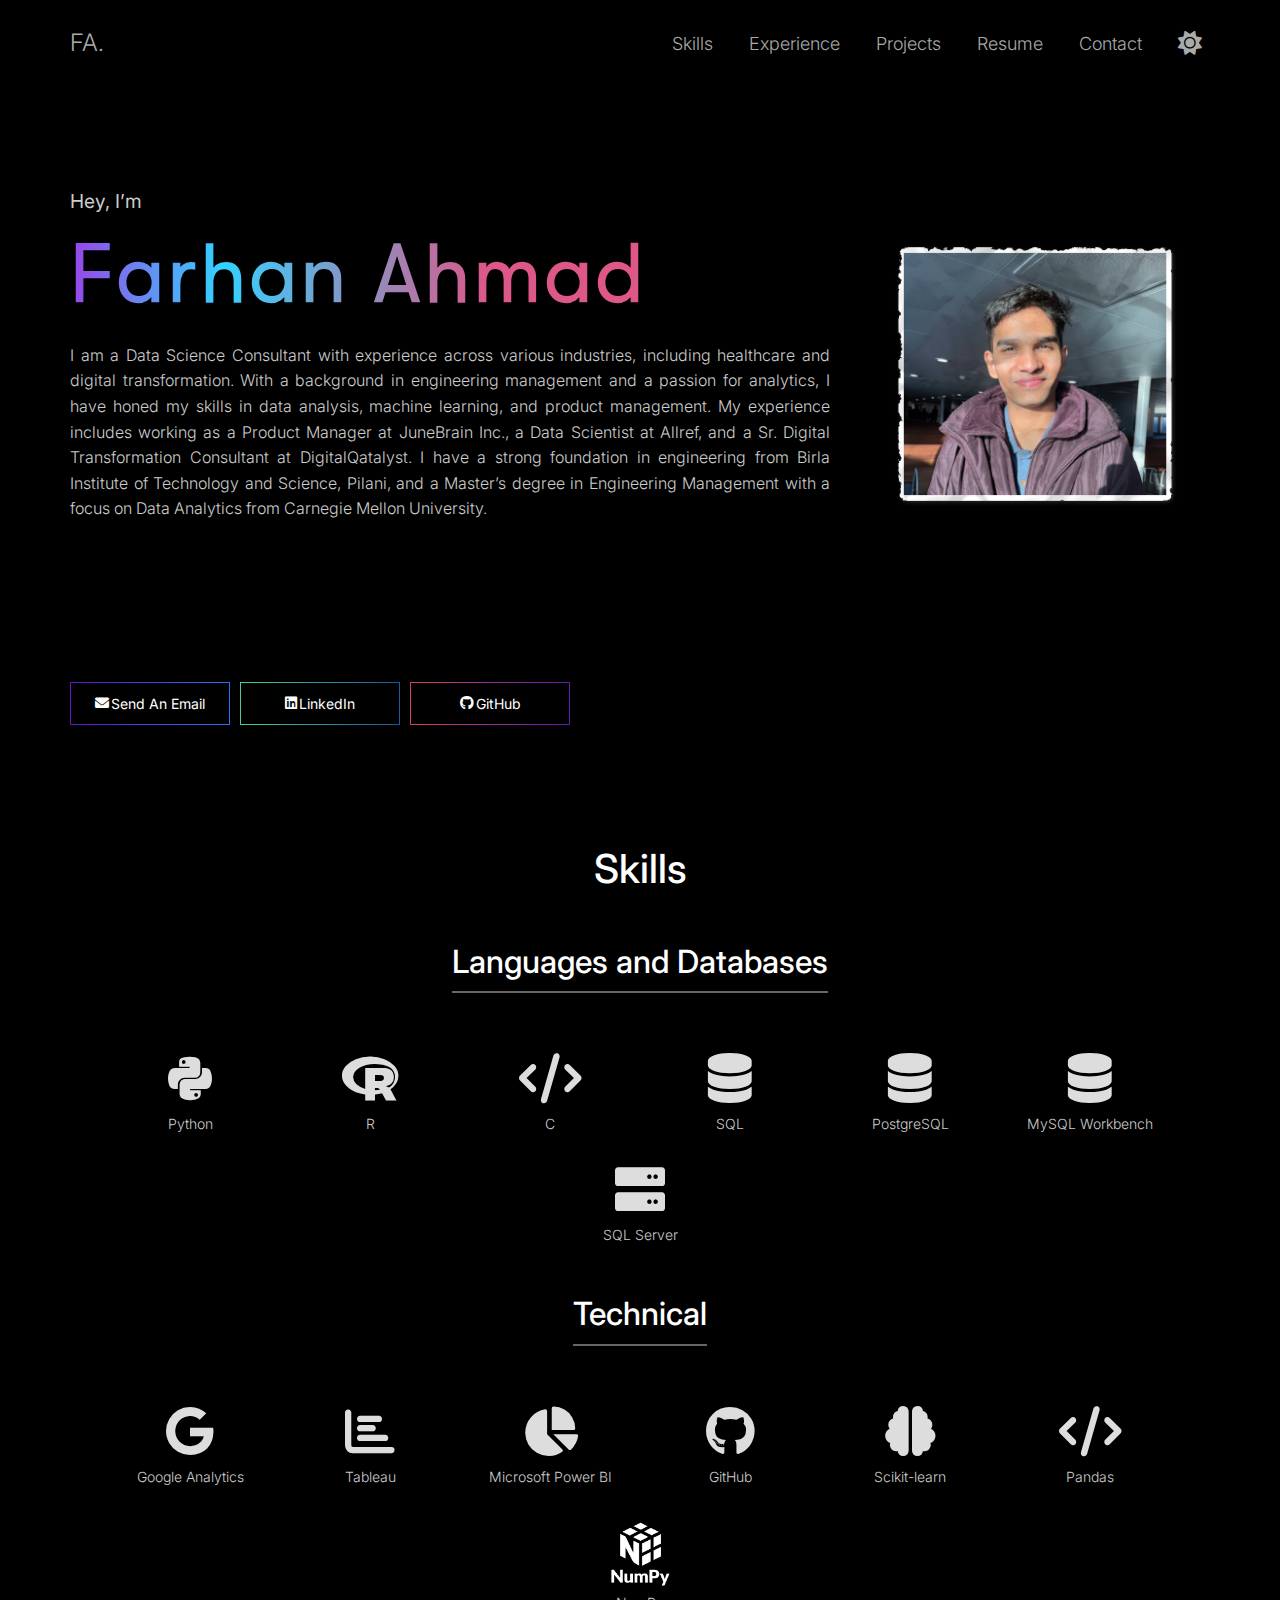
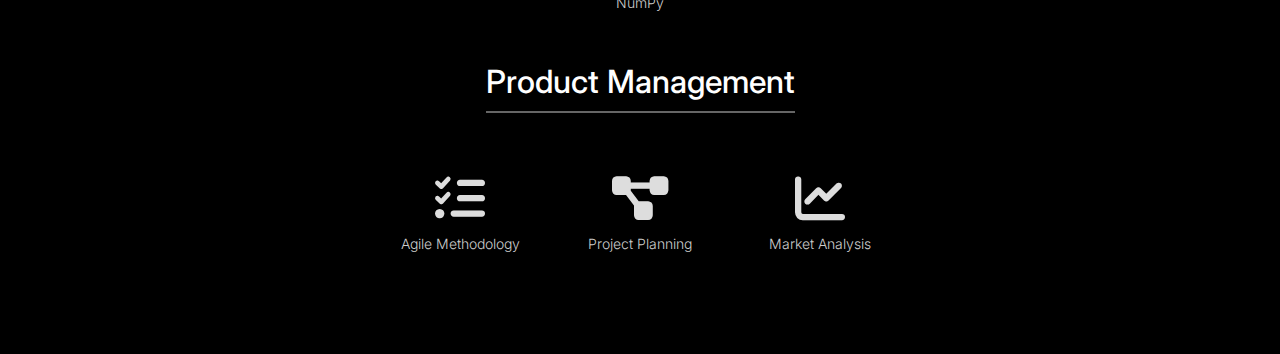
<file: index.html>
<!DOCTYPE html>
<html lang="en">

<head>
    <meta charset="UTF-8">
    <meta name="viewport" content="width=device-width, initial-scale=1.0">
    <title>Farhan Ahmad - Portfolio</title>
    <!-- Bootstrap CSS -->
    <link href="https://cdn.jsdelivr.net/npm/bootstrap@5.3.0/dist/css/bootstrap.min.css" rel="stylesheet">
    <!-- Font Awesome for icons -->
    <link rel="stylesheet" href="https://cdnjs.cloudflare.com/ajax/libs/font-awesome/6.0.0-beta3/css/all.min.css">
    <!-- GT Walsheim Pro Font -->
    <link rel="stylesheet" href="GTWalsheimPro-Light/style.css">
    <!-- Inter Font -->
    <link href="https://fonts.googleapis.com/css2?family=Inter:wght@300;400;500&display=swap" rel="stylesheet">
    <style>
        body {
            background-color: #000;
            color: #fff;
            font-family: 'Inter', sans-serif;
            transition: background-color 0.3s, color 0.3s;
            margin: 0;
            padding: 0;
            display: flex;
            flex-direction: column;
            min-height: 100vh;
        }

        .container {
            max-width: 1200px;
            margin: 0 auto;
            padding: 0 30px;
            flex: 1;
        }

        .navbar {
            background-color: transparent;
            padding: 20px 0;
            display: flex;
            justify-content: space-between;
            align-items: center;
        }

        .navbar-brand {
            font-weight: 300;
            font-size: 24px;
            color: #aaa;
            font-family: 'Inter', sans-serif;
        }

        .navbar-nav {
            display: flex;
            align-items: center;
            justify-content: flex-end;
            flex-wrap: nowrap;
        }

        .navbar-nav .nav-link {
            color: #aaa;
            font-weight: 300;
            font-size: 18px;
            margin-left: 20px;
            font-family: 'Inter', sans-serif;
            cursor: pointer;
        }

        .theme-switcher {
            cursor: pointer;
            margin-left: 20px;
            display: flex;
            align-items: center;
        }

        .theme-switcher i {
            font-size: 24px;
            color: #aaa;
        }

        .about-section {
            padding: 100px 0;
            text-align: left;
            flex: 1;
            display: flex;
            align-items: center;
            justify-content: space-between;
        }

        .about-text {
            flex: 1;
        }

        .about-text p:first-of-type {
            font-size: 1.2rem;
            font-weight: 400;
            margin-bottom: 10px;
        }

        .about-text h1 {
            font-size: 5rem;
            font-weight: 700;
            font-family: 'GT Walsheim Pro', sans-serif;
            background: linear-gradient(90deg, #9845E8 0%, #33D2FF 20%, #DD5789 55%);
            -webkit-background-clip: text;
            -webkit-text-fill-color: transparent;
            letter-spacing: 0.05em;
            margin-bottom: 20px;
        }

        .about-text p {
            font-size: 1rem;
            color: #ccc;
            margin-bottom: 40px;
            line-height: 1.6;
            text-align: justify;
            font-weight: 300;
            transition: color 0.3s;
        }

        .about-image {
            margin-left: 30px;
            flex-shrink: 0;
        }

        .about-image img {
            width: 350px;
            height: 350px;
            border-radius: 10%;
            object-fit: cover;
        }

        .buttons {
            display: flex;
            gap: 10px;
            margin-top: 20px;
            margin-bottom: 20px;
            align-items: center;
            justify-content: flex-start;
        }

        .button {
            padding: 10px 10px;
            background-color: transparent;
            border: 1px solid;
            color: #fff;
            font-size: 14px;
            border-radius: 0px;
            display: flex;
            align-items: center;
            gap: 2px;
            transition: background-color 0.3s ease;
            text-transform: capitalize;
            width: 160px;
            justify-content: center;
            text-decoration: none;
        }

        .button:nth-child(1) {
            border-image: linear-gradient(90deg, #6a11cb, #2575fc) 1;
        }

        .button:nth-child(2) {
            border-image: linear-gradient(90deg, #43cea2, #185a9d) 1;
        }

        .button:nth-child(3) {
            border-image: linear-gradient(90deg, #D24074, #6518B4) 1;
        }

        .button:hover {
            background-color: rgba(255, 255, 255, 0.1);
        }

        .fa {
            color: #fff;
        }

        .skills-section {
            padding: 100px 0;
            text-align: center;
            flex: 1;
        }

        .skills-category {
            margin-top: 50px;
            position: relative;
        }

        .skills-category h2 {
            margin-bottom: 20px;
            font-size: 2rem;
            border-bottom: 2px solid #666;
            display: inline-block;
            padding-bottom: 10px;
        }

        .skills-container {
            display: flex;
            flex-wrap: wrap;
            justify-content: center;
            gap: 30px;
            margin-top: 40px;
        }

        .skill-item {
            text-align: center;
            width: 150px;
            font-size: 14px;
            font-weight: 300;
        }

        .skill-item i {
            font-size: 50px;
            color: #ddd;
            margin-bottom: 10px;
        }

        .skill-item img {
            filter: invert(0);
            transition: filter 0.3s ease;
        }

        .skill-item p {
            margin: 0;
            color: #ccc;
        }

        /* Light mode styling */
        body.light-mode {
            background-color: #fff;
            color: #000;
        }

        body.light-mode .navbar-brand,
        body.light-mode .navbar-nav .nav-link,
        body.light-mode .theme-switcher i {
            color: #000;
        }

        body.light-mode .about-text p {
            color: #000;
        }

        body.light-mode .button {
            color: #000;
        }

        body.light-mode .button:hover {
            background-color: rgba(0, 0, 0, 0.1);
        }

        body.light-mode .skills-category h2 {
            color: #333;
            border-color: #ccc;
        }

        body.light-mode .skill-item i,
        body.light-mode .skill-item img {
            filter: invert(1);
        }

        body.light-mode .skill-item p {
            color: #000;
        }

    </style>
</head>

<body>

    <div class="container">
        <!-- Navbar -->
        <nav class="navbar navbar-expand-lg navbar-dark">
            <a class="navbar-brand" href="index.html">FA.</a>
            <button class="navbar-toggler" type="button" data-bs-toggle="collapse" data-bs-target="#navbarNav"
                aria-controls="navbarNav" aria-expanded="false" aria-label="Toggle navigation">
                <span class="navbar-toggler-icon"></span>
            </button>
            <div class="collapse navbar-collapse justify-content-end" id="navbarNav">
                <ul class="navbar-nav">
                    <li class="nav-item">
                        <a class="nav-link" href="#skills-section">Skills</a>
                    </li>
                    <li class="nav-item">
                        <a class="nav-link" href="experience.html">Experience</a>
                    </li>
                    <li class="nav-item">
                        <a class="nav-link" href="projects.html">Projects</a>
                    </li>
                    <li class="nav-item">
                        <a class="nav-link" href="resume.html">Resume</a>
                    </li>
                    <li class="nav-item">
                        <a class="nav-link" href="contact.html">Contact</a>
                    </li>
                    <li class="nav-item">
                        <a class="nav-link theme-switcher" href="#"><i class="fas fa-sun"></i></a>
                    </li>
                </ul>
            </div>
        </nav>

        <!-- About Section -->
        <section class="about-section">
            <div class="about-text">
                <p>Hey, I’m</p>
                <h1>Farhan Ahmad</h1>
                <p>I am a Data Science Consultant with experience across various industries, including healthcare and digital
                    transformation. With a background in engineering management and a passion for analytics, I have honed my
                    skills in data analysis, machine learning, and product management. My experience includes working as a
                    Product Manager at JuneBrain Inc., a Data Scientist at Allref, and a Sr. Digital Transformation Consultant
                    at DigitalQatalyst. I have a strong foundation in engineering from Birla Institute of Technology and
                    Science, Pilani, and a Master’s degree in Engineering Management with a focus on Data Analytics from
                    Carnegie Mellon University.</p>
            </div>
            <div class="about-image">
                <img src="images/about/farhan.png" alt="Farhan Ahmad">
            </div>
        </section>

        <!-- Buttons -->
        <div class="buttons">
            <a href="mailto:farrhannah0209@gmail.com" class="button"><i class="fa fa-envelope"></i> Send an Email</a>
            <a href="https://www.linkedin.com/in/farhanahmad9/" class="button" target="_blank"><i
                    class="fab fa-linkedin"></i> LinkedIn</a>
            <a href="https://github.com/farhanah09" class="button" target="_blank"><i
                    class="fab fa-github"></i> GitHub</a>
        </div>

        <!-- Skills Section -->
        <section id="skills-section" class="skills-section">
            <h1>Skills</h1>

            <div class="skills-category">
                <h2>Languages and Databases</h2>
                <div class="skills-container">
                    <div class="skill-item">
                        <i class="fab fa-python icon"></i>
                        <p>Python</p>
                    </div>
                    <div class="skill-item">
                        <i class="fab fa-r-project icon"></i>
                        <p>R</p>
                    </div>
                    <div class="skill-item">
                        <i class="fas fa-code icon"></i>
                        <p>C</p>
                    </div>
                    <div class="skill-item">
                        <i class="fas fa-database icon"></i>
                        <p>SQL</p>
                    </div>
                    <div class="skill-item">
                        <i class="fas fa-database icon"></i>
                        <p>PostgreSQL</p>
                    </div>
                    <div class="skill-item">
                        <i class="fas fa-database icon"></i>
                        <p>MySQL Workbench</p>
                    </div>
                    <div class="skill-item">
                        <i class="fas fa-server icon"></i>
                        <p>SQL Server</p>
                    </div>
                </div>
            </div>

            <div class="skills-category">
                <h2>Technical</h2>
                <div class="skills-container">
                    <div class="skill-item">
                        <i class="fab fa-google icon"></i>
                        <p>Google Analytics</p>
                    </div>
                    <div class="skill-item">
                        <i class="fas fa-chart-bar icon"></i>
                        <p>Tableau</p>
                    </div>
                    <div class="skill-item">
                        <i class="fas fa-chart-pie icon"></i>
                        <p>Microsoft Power BI</p>
                    </div>
                    <div class="skill-item">
                        <i class="fab fa-github icon"></i>
                        <p>GitHub</p>
                    </div>
                    <div class="skill-item">
                        <i class="fas fa-brain icon"></i>
                        <p>Scikit-learn</p>
                    </div>
                    <div class="skill-item">
                        <i class="fas fa-code icon"></i>
                        <p>Pandas</p>
                    </div>
                    <div class="skill-item">
                        <img src="icons/numpy.png" alt="NumPy" class="icon" style="width:75px; height:auto;">
                        <p>NumPy</p>
                    </div>
                </div>
            </div>

            <div class="skills-category">
                <h2>Product Management</h2>
                <div class="skills-container">
                    <div class="skill-item">
                        <i class="fas fa-tasks icon"></i>
                        <p>Agile Methodology</p>
                    </div>
                    <div class="skill-item">
                        <i class="fas fa-project-diagram icon"></i>
                        <p>Project Planning</p>
                    </div>
                    <div class="skill-item">
                        <i class="fas fa-chart-line icon"></i>
                        <p>Market Analysis</p>
                    </div>
                </div>
            </div>
        </section>

    </div>

    <!-- Bootstrap JS -->
    <script src="https://cdn.jsdelivr.net/npm/bootstrap@5.3.0/dist/js/bootstrap.bundle.min.js"></script>

    <!-- Script for theme switcher -->
    <script>
        const themeSwitcher = document.querySelector('.theme-switcher');
        const body = document.body;

        themeSwitcher.addEventListener('click', () => {
            body.classList.toggle('light-mode');
            const icon = themeSwitcher.querySelector('i');
            if (body.classList.contains('light-mode')) {    
                icon.classList.remove('fa-sun');
                icon.classList.add('fa-moon');
            } else {
                icon.classList.remove('fa-moon');
                icon.classList.add('fa-sun');
            }   
        }); 
    </script>

</body>

</html>
</file>
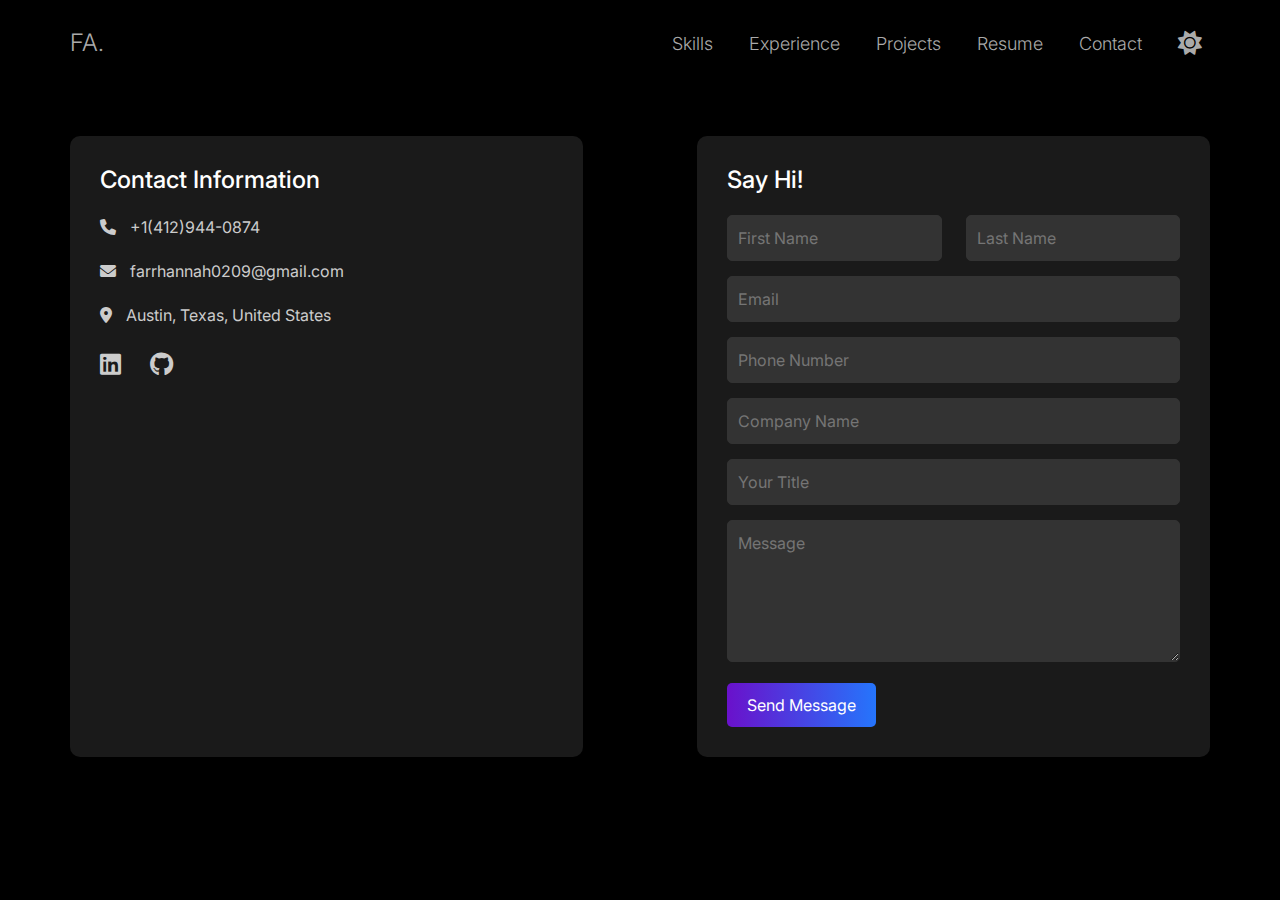
<file: contact.html>
<!DOCTYPE html>
<html lang="en">

<head>
    <meta charset="UTF-8">
    <meta name="viewport" content="width=device-width, initial-scale=1.0">
    <title>Farhan Ahmad - Contact</title>
    <!-- Bootstrap CSS -->
    <link href="https://cdn.jsdelivr.net/npm/bootstrap@5.3.0/dist/css/bootstrap.min.css" rel="stylesheet">
    <!-- Font Awesome for icons -->
    <link rel="stylesheet" href="https://cdnjs.cloudflare.com/ajax/libs/font-awesome/6.0.0-beta3/css/all.min.css">
    <!-- GT Walsheim Pro Font -->
    <link rel="stylesheet" href="GTWalsheimPro-Light/style.css">
    <!-- Inter Font -->
    <link href="https://fonts.googleapis.com/css2?family=Inter:wght@300;400;500&display=swap" rel="stylesheet">
    <style>
        body {
            background-color: #000;
            color: #fff;
            font-family: 'Inter', sans-serif;
            transition: background-color 0.3s, color 0.3s;
            margin: 0;
            padding: 0;
            min-height: 100vh;
            display: flex;
            flex-direction: column;
        }

        .container {
            max-width: 1200px;
            margin: 0 auto;
            padding: 0 30px;
        }

        .navbar {
            background-color: transparent;
            padding: 20px 0;
            display: flex;
            justify-content: space-between;
            align-items: center;
        }

        .navbar-brand {
            font-weight: 300;
            font-size: 24px;
            color: #aaa;
            font-family: 'Inter', sans-serif;
        }

        .navbar-nav {
            display: flex;
            align-items: center;
            justify-content: flex-end;
            flex-wrap: nowrap;
        }

        .navbar-nav .nav-link {
            color: #aaa;
            font-weight: 300;
            font-size: 18px;
            margin-left: 20px;
            font-family: 'Inter', sans-serif;
        }

        .theme-switcher {
            cursor: pointer;
            margin-left: 20px;
            display: flex;
            align-items: center;
        }

        .theme-switcher i {
            font-size: 24px;
            color: #aaa;
        }

        .contact-section {
            display: flex;
            justify-content: space-between;
            margin-top: 50px;
            flex-wrap: wrap;
        }

        .contact-info {
            background-color: #1a1a1a;
            padding: 30px;
            border-radius: 10px;
            width: 45%;
        }

        .contact-info h2 {
            font-size: 24px;
            margin-bottom: 20px;
            font-family: 'Inter', sans-serif;
        }

        .contact-info p {
            margin: 20px 0;
            color: #ccc;
            font-family: 'Inter', sans-serif;
        }

        .contact-info i {
            margin-right: 10px;
        }

        .contact-info a {
            color: #fff;
            text-decoration: none;
            font-family: 'Inter', sans-serif;
        }

        .contact-info a:hover {
            text-decoration: underline;
        }

        .social-links {
            margin-top: 20px;
        }

        .social-links a {
            font-size: 24px;
            margin-right: 15px;
            color: #ccc;
        }

        .social-links a:hover {
            color: #fff;
        }

        .contact-form {
            background-color: #1a1a1a;
            padding: 30px;
            border-radius: 10px;
            width: 45%;
        }

        .contact-form h2 {
            font-size: 24px;
            margin-bottom: 20px;
            font-family: 'Inter', sans-serif;
        }

        .contact-form input,
        .contact-form textarea,
        .contact-form select {
            width: 100%;
            padding: 10px;
            margin-bottom: 15px;
            border-radius: 5px;
            border: 1px solid #333;
            background-color: #333;
            color: #fff;
        }

        .contact-form input:focus,
        .contact-form textarea:focus,
        .contact-form select:focus {
            border-color: #33D2FF;
            outline: none;
        }

        .contact-form button {
            padding: 10px 20px;
            background: linear-gradient(90deg, #6a11cb, #2575fc);
            border: none;
            border-radius: 5px;
            cursor: pointer;
            color: #fff;
            font-family: 'Inter', sans-serif;
            font-size: 16px;
        }

        .contact-form button:hover {
            background: linear-gradient(90deg, #43cea2, #185a9d);
        }

        /* Light mode styling */
        body.light-mode {
            background-color: #fff;
            color: #000;
        }

        body.light-mode .navbar-brand,
        body.light-mode .navbar-nav .nav-link,
        body.light-mode .theme-switcher i {
            color: #000;
        }

        body.light-mode .contact-info,
        body.light-mode .contact-form {
            background-color: #f0f0f0;
        }

        body.light-mode .contact-info p {
            color: #000;
        }

        body.light-mode .social-links a {
            color: #000;
        }

        body.light-mode .contact-form input,
        body.light-mode .contact-form textarea,
        body.light-mode .contact-form select {
            background-color: #ccc;
            color: #000;
            border: 1px solid #ccc;
        }

        body.light-mode .contact-form input:focus,
        body.light-mode .contact-form textarea:focus,
        body.light-mode .contact-form select:focus {
            border-color: #007bff;
        }

        body.light-mode .contact-form button {
            background: linear-gradient(90deg, #33D2FF 0%, #9845E8 20%, #DD5789 55%);
        }

        body.light-mode .contact-form button:hover {
            background: linear-gradient(90deg, #9845E8 0%, #33D2FF 20%, #DD5789 55%);
        }
    </style>
</head>

<body>

    <div class="container">
        <!-- Navbar -->
        <nav class="navbar navbar-expand-lg navbar-dark">
            <a class="navbar-brand" href="index.html">FA.</a>
            <button class="navbar-toggler" type="button" data-bs-toggle="collapse" data-bs-target="#navbarNav"
                aria-controls="navbarNav" aria-expanded="false" aria-label="Toggle navigation">
                <span class="navbar-toggler-icon"></span>
            </button>
            <div class="collapse navbar-collapse justify-content-end" id="navbarNav">
                <ul class="navbar-nav">
                    <li class="nav-item"><a class="nav-link" href="skills.html">Skills</a></li>
                    <li class="nav-item"><a class="nav-link" href="experience.html">Experience</a></li>
                    <li class="nav-item"><a class="nav-link" href="projects.html">Projects</a></li>
                    <li class="nav-item"><a class="nav-link" href="resume.html">Resume</a></li>
                    <li class="nav-item"><a class="nav-link" href="contact.html">Contact</a></li>
                    <li class="nav-item"><a class="nav-link theme-switcher" href="#"><i class="fas fa-sun"></i></a></li>
                </ul>
            </div>
        </nav>

        <!-- Contact Section -->
        <section class="contact-section">
            <div class="contact-info">
                <h2>Contact Information</h2>
                <p><i class="fas fa-phone"></i> +1(412)944-0874</p>
                <p><i class="fas fa-envelope"></i> farrhannah0209@gmail.com</p>
                <p><i class="fas fa-map-marker-alt"></i> Austin, Texas, United States</p>
                <div class="social-links">
                    <a href="https://www.linkedin.com/in/farhanahmad9/"><i class="fab fa-linkedin"></i></a>
                    <a href="https://github.com/farhanah09"><i class="fab fa-github"></i></a>
                </div>
            </div>
            <div class="contact-form">
                <h2>Say Hi!</h2>
                <form>
                    <div class="row">
                        <div class="col-md-6">
                            <input type="text" placeholder="First Name" required>
                        </div>
                        <div class="col-md-6">
                            <input type="text" placeholder="Last Name" required>
                        </div>
                    </div>
                    <input type="email" placeholder="Email" required>
                    <input type="tel" placeholder="Phone Number" required>
                    <input type="text" placeholder="Company Name" required>
                    <input type="text" placeholder="Your Title" required>
                    <textarea placeholder="Message" rows="5" required></textarea>
                    <button type="submit">Send Message</button>
                </form>
            </div>
        </section>
    </div>

    <!-- Bootstrap JS -->
    <script src="https://cdn.jsdelivr.net/npm/bootstrap@5.3.0/dist/js/bootstrap.bundle.min.js"></script>

    <!-- Script for theme switcher -->
    <script>
        const themeSwitcher = document.querySelector('.theme-switcher');
        const body = document.body;

        themeSwitcher.addEventListener('click', () => {
            body.classList.toggle('light-mode');
            const icon = themeSwitcher.querySelector('i');
            if (body.classList.contains('light-mode')) {
                icon.classList.remove('fa-sun');
                icon.classList.add('fa-moon');
            } else {
                icon.classList.remove('fa-moon');
                icon.classList.add('fa-sun');
            }
        });
    </script>

</body>

</html>
</file>
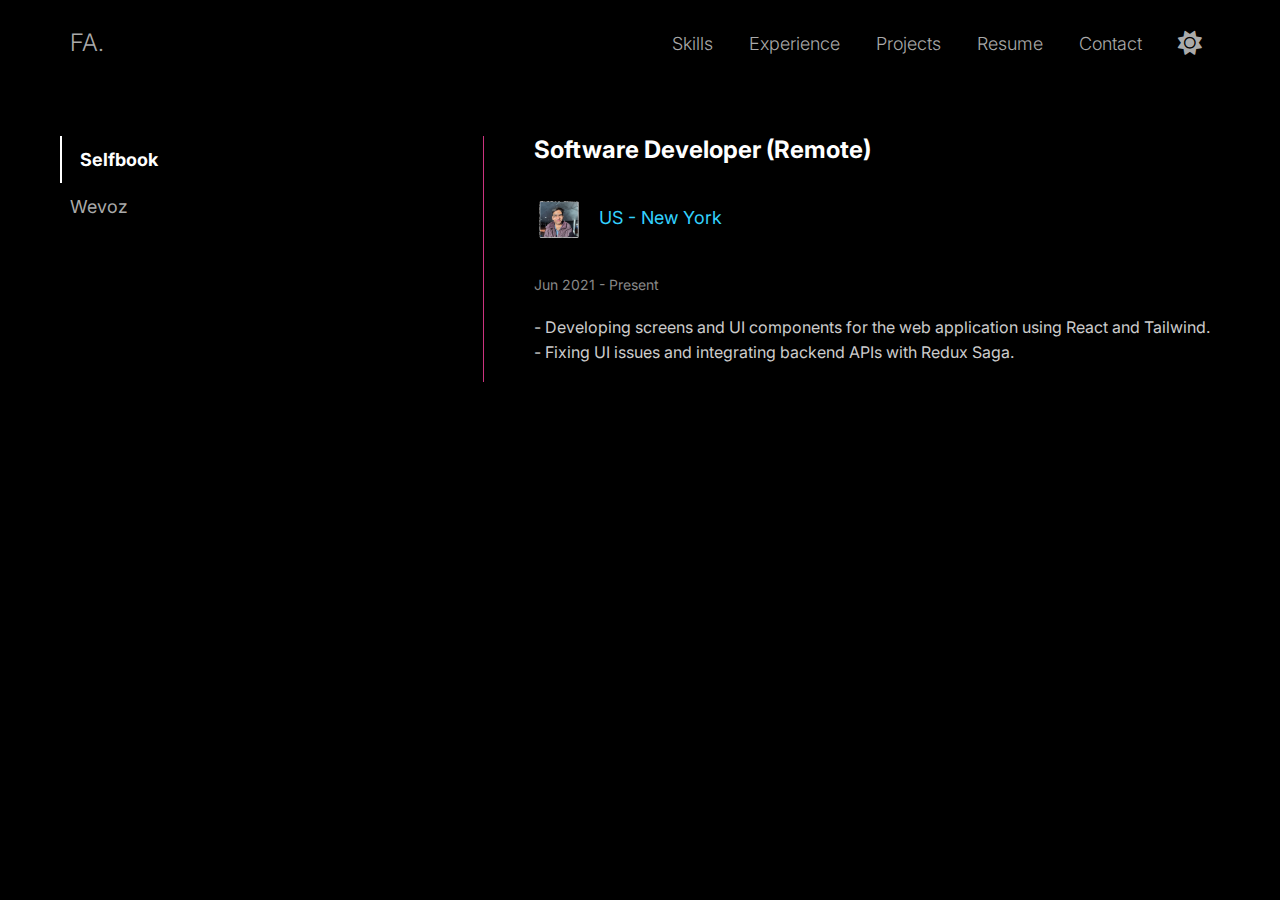
<file: experience.html>
<!DOCTYPE html>
<html lang="en">

<head>
    <meta charset="UTF-8">
    <meta name="viewport" content="width=device-width, initial-scale=1.0">
    <title>Farhan Ahmad - Experience</title>
    <!-- Bootstrap CSS -->
    <link href="https://cdn.jsdelivr.net/npm/bootstrap@5.3.0/dist/css/bootstrap.min.css" rel="stylesheet">
    <!-- Font Awesome for icons -->
    <link rel="stylesheet" href="https://cdnjs.cloudflare.com/ajax/libs/font-awesome/6.0.0-beta3/css/all.min.css">
    <!-- GT Walsheim Pro Font -->
    <link rel="stylesheet" href="GTWalsheimPro-Light/style.css">
    <!-- Inter Font -->
    <link href="https://fonts.googleapis.com/css2?family=Inter:wght@300;400;500&display=swap" rel="stylesheet">
    <style>
        body {
            background-color: #000;
            color: #fff;
            font-family: 'Inter', sans-serif;
            transition: background-color 0.3s, color 0.3s;
            margin: 0;
            padding: 0;
            display: flex;
            flex-direction: column;
            min-height: 100vh;
        }

        .container {
            max-width: 1200px;
            margin: 0 auto;
            padding: 0 30px;
            flex: 1;
        }

        .navbar {
            background-color: transparent;
            padding: 20px 0;
            display: flex;
            justify-content: space-between;
            align-items: center;
        }

        .navbar-brand {
            font-weight: 300;
            font-size: 24px;
            color: #aaa;
            font-family: 'Inter', sans-serif;
        }

        .navbar-nav {
            display: flex;
            align-items: center;
            justify-content: flex-end;
            flex-wrap: nowrap;
        }

        .navbar-nav .nav-link {
            color: #aaa;
            font-weight: 300;
            font-size: 18px;
            margin-left: 20px;
            font-family: 'Inter', sans-serif;
        }

        .theme-switcher {
            cursor: pointer;
            margin-left: 20px;
            display: flex;
            align-items: center;
        }

        .theme-switcher i {
            font-size: 24px;
            color: #aaa;
        }

        .experience-section {
            display: flex;
            justify-content: flex-start;
            padding-top: 50px;
        }

        .company-list {
            flex: 1;
            padding-right: 50px;
            border-right: 1px solid #cb337f;
            margin-right: 50px;
        }

        .company-item {
            padding: 10px 0;
            font-size: 18px;
            color: #aaa;
            cursor: pointer;
            transition: color 0.3s;
        }

        .company-item.active,
        .company-item:hover {
            color: #fff;
        }

        .company-item.active {
            font-weight: bold;
            padding-left: 10px;
            position: relative;
        }

        .company-item.active::before {
            content: '';
            position: absolute;
            left: -10px;
            top: 0;
            bottom: 0;
            width: 2px;
            background: #fff;
        }

        body.light-mode .company-item.active::before {
            background: #000;
        }

        .experience-details {
            flex: 3;
        }

        .experience-title {
            font-size: 24px;
            font-weight: bold;
            margin-bottom: 10px;
            font-family: 'Inter', sans-serif;
            display: flex;
            align-items: center;
        }

        .experience-company {
            font-size: 18px;
            color: #33D2FF;
            margin-bottom: 10px;
            font-family: 'Inter', sans-serif;
        }

        .experience-date {
            font-size: 14px;
            color: #888;
            margin-bottom: 20px;
            font-family: 'Inter', sans-serif;
        }

        .experience-description {
            font-size: 16px;
            color: #ccc;
            line-height: 1.6;
            font-family: 'Inter', sans-serif;
        }

        /* Light mode styling */
        body.light-mode {
            background-color: #fff;
            color: #000;
        }

        body.light-mode .navbar-brand,
        body.light-mode .navbar-nav .nav-link,
        body.light-mode .theme-switcher i {
            color: #000;
        }

        body.light-mode .company-list {
            border-color: #ddd;
        }

        body.light-mode .company-item {
            color: #666;
        }

        body.light-mode .company-item.active,
        body.light-mode .company-item:hover {
            color: #000;
        }

        body.light-mode .experience-company {
            color: #007bff;
        }

        body.light-mode .experience-description {
            color: #333;
        }

        .company-logo {
            width: 50px;
            height: auto;
            vertical-align: middle;
            margin-right: 10px;
            border-radius: 5px;
        }
    </style>
</head>

<body>

    <div class="container">
        <!-- Navbar -->
        <nav class="navbar navbar-expand-lg navbar-dark">
            <a class="navbar-brand" href="index.html">FA.</a>
            <button class="navbar-toggler" type="button" data-bs-toggle="collapse" data-bs-target="#navbarNav"
                aria-controls="navbarNav" aria-expanded="false" aria-label="Toggle navigation">
                <span class="navbar-toggler-icon"></span>
            </button>
            <div class="collapse navbar-collapse justify-content-end" id="navbarNav">
                <ul class="navbar-nav">
                    <li class="nav-item">
                        <a class="nav-link" href="skills.html">Skills</a>
                    </li>
                    <li class="nav-item">
                        <a class="nav-link" href="experience.html">Experience</a>
                    </li>
                    <li class="nav-item">
                        <a class="nav-link" href="projects.html">Projects</a>
                    </li>
                    <li class="nav-item">
                        <a class="nav-link" href="resume.html">Resume</a>
                    </li>
                    <li class="nav-item">
                        <a class="nav-link" href="contact.html">Contact</a>
                    </li>
                    <li class="nav-item">
                        <a class="nav-link theme-switcher" href="#"><i class="fas fa-sun"></i></a>
                    </li>
                </ul>
            </div>
        </nav>

        <!-- Experience Section -->
        <section class="experience-section">
            <div class="company-list">
                <div class="company-item active" onclick="showExperience('selfbook')">Selfbook</div>
                <div class="company-item" onclick="showExperience('wevoz')">Wevoz</div>
            </div>
            <div id="selfbook" class="experience-content">
                <h2 class="experience-title">Software Developer (Remote)</h2>
                <p class="experience-company">
                    <img src="images/about/farhan.png" alt="Selfbook Logo" class="company-logo"> US - New York
                </p>
                <p class="experience-date">Jun 2021 - Present</p>
                <p class="experience-description">
                    - Developing screens and UI components for the web application using React and Tailwind.<br>
                    - Fixing UI issues and integrating backend APIs with Redux Saga.
                </p>
            </div>
            <div id="wevoz" class="experience-content" style="display: none;">
                <h2 class="experience-title">Software Engineer</h2>
                <p class="experience-company">
                    <img src="images/about/farhan.png" alt="Wevoz Logo" class="company-logo"> Wevoz / US - Remote
                </p>
                <p class="experience-date">Jan 2020 - May 2021</p>
                <p class="experience-description">
                    - Designed and implemented scalable software solutions.<br>
                    - Collaborated with cross-functional teams to define and design new features.
                    - Developing screens and UI components for the web application using React and Tailwind.
                    - Fixing UI issues and integrating backend APIs with Redux Saga.
                </p>
            </div>
        </section>
    </div>

    <!-- Bootstrap JS -->
    <script src="https://cdn.jsdelivr.net/npm/bootstrap@5.3.0/dist/js/bootstrap.bundle.min.js"></script>

    <!-- Script to toggle experiences -->
    <script>
        function showExperience(id) {
            var experiences = document.getElementsByClassName('experience-content');
            for (var i = 0; experiences.length > i; i++) {
                experiences[i].style.display = 'none';
            }
            document.getElementById(id).style.display = 'block';

            var items = document.getElementsByClassName('company-item');
            for (var i = 0; items.length > i; i++) {
                items[i].classList.remove('active');
            }
            document.querySelector('.company-item[onclick="showExperience(\'' + id + '\')"]').classList.add('active');
        }
    </script>

    <!-- Script for theme switcher -->
    <script>
        const themeSwitcher = document.querySelector('.theme-switcher');
        const body = document.body;

        themeSwitcher.addEventListener('click', () => {
            body.classList.toggle('light-mode');
            const icon = themeSwitcher.querySelector('i');
            if (body.classList.contains('light-mode')) {
                icon.classList.remove('fa-sun');
                icon.classList.add('fa-moon');
            } else {
                icon.classList.remove('fa-moon');
                icon.classList.add('fa-sun');
            }
        });
    </script>

</body>

</html>
</file>
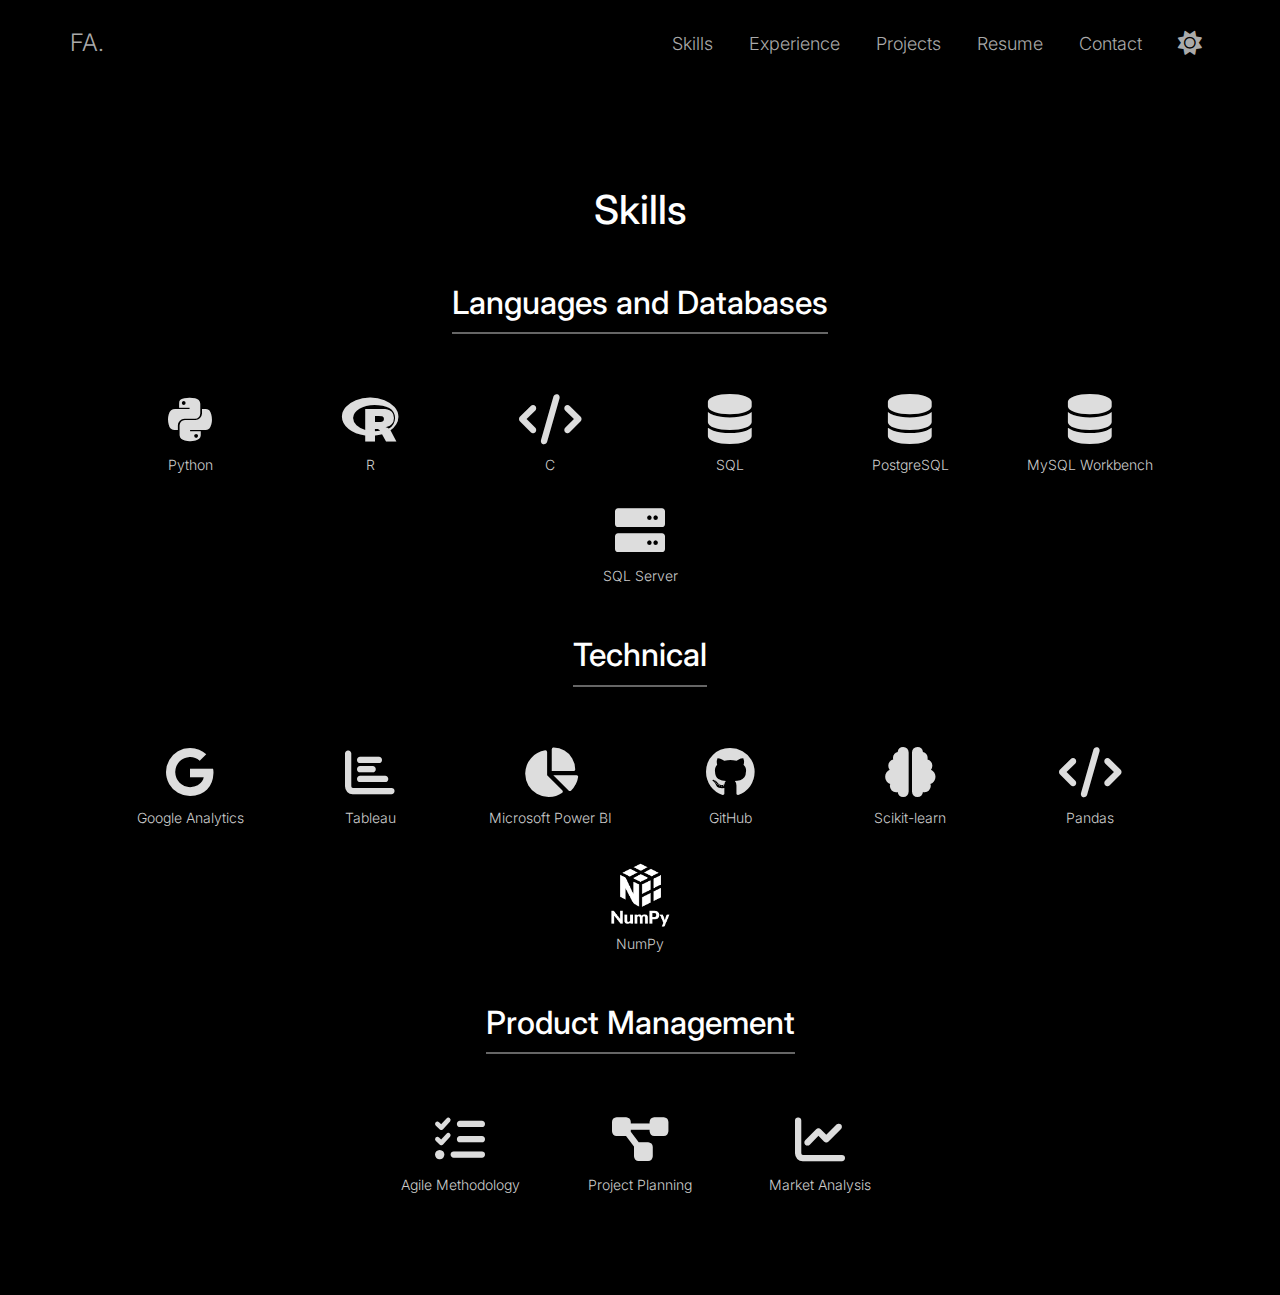
<file: skills.html>
<!DOCTYPE html>
<html lang="en">

<head>
    <meta charset="UTF-8">
    <meta name="viewport" content="width=device-width, initial-scale=1.0">
    <title>Farhan Ahmad - Skills</title>
    <!-- Bootstrap CSS -->
    <link href="https://cdn.jsdelivr.net/npm/bootstrap@5.3.0/dist/css/bootstrap.min.css" rel="stylesheet">
    <!-- Font Awesome for icons -->
    <link rel="stylesheet" href="https://cdnjs.cloudflare.com/ajax/libs/font-awesome/6.0.0-beta3/css/all.min.css">
    <!-- GT Walsheim Pro Font -->
    <link rel="stylesheet" href="GTWalsheimPro-Light/style.css">
    <!-- Inter Font -->
    <link href="https://fonts.googleapis.com/css2?family=Inter:wght@300;400;500&display=swap" rel="stylesheet">
    <style>
        body {
            background-color: #000;
            color: #fff;
            font-family: 'Inter', sans-serif;
            transition: background-color 0.3s, color 0.3s;
            margin: 0;
            padding: 0;
            display: flex;
            flex-direction: column;
            min-height: 100vh;
        }

        .container {
            max-width: 1200px;
            margin: 0 auto;
            padding: 0 30px;
            flex: 1;
        }

        .navbar {
            background-color: transparent;
            padding: 20px 0;
            display: flex;
            justify-content: space-between;
            align-items: center;
        }

        .navbar-brand {
            font-weight: 300;
            font-size: 24px;
            color: #aaa;
            font-family: 'Inter', sans-serif;
        }

        .navbar-nav {
            display: flex;
            align-items: center;
            justify-content: flex-end;
            flex-wrap: nowrap;
        }

        .navbar-nav .nav-link {
            color: #aaa;
            font-weight: 300;
            font-size: 18px;
            margin-left: 20px;
            font-family: 'Inter', sans-serif;
        }

        .theme-switcher {
            cursor: pointer;
            margin-left: 20px;
            display: flex;
            align-items: center;
        }

        .theme-switcher i {
            font-size: 24px;
            color: #aaa;
        }

        .skills-section {
            padding: 100px 0;
            text-align: center;
            flex: 1;
        }

        .skills-category {
            margin-top: 50px;
            position: relative;
        }

        .skills-category h2 {
            margin-bottom: 20px;
            font-size: 2rem;
            border-bottom: 2px solid #666;
            display: inline-block;
            padding-bottom: 10px;
        }

        .skills-container {
            display: flex;
            flex-wrap: wrap;
            justify-content: center;
            gap: 30px;
            margin-top: 40px;
        }

        .skill-item {
            text-align: center;
            width: 150px;
            font-size: 14px;
            font-weight: 300;
        }

        .skill-item i {
            font-size: 50px;
            color: #ddd;
            margin-bottom: 10px;
        }

        .skill-item img {
            filter: invert(0);
            transition: filter 0.3s ease;
        }

        .skill-item p {
            margin: 0;
            color: #ccc;
        }

        /* Light mode styling */
        body.light-mode {
            background-color: #fff;
            color: #000;
        }

        body.light-mode .navbar-brand,
        body.light-mode .navbar-nav .nav-link,
        body.light-mode .theme-switcher i {
            color: #333;
        }

        body.light-mode .skills-category h2 {
            color: #333;
            border-color: #ccc; /* Update the border color in light mode */
        }

        body.light-mode .skill-item i,
        body.light-mode .skill-item img {
            filter: invert(1); /* Invert the colors for icons/images in light mode */
        }

        body.light-mode .skill-item p {
            color: #000;
        }
    </style>
</head>

<body>

    <div class="container">
        <!-- Navbar -->
        <nav class="navbar navbar-expand-lg navbar-dark">
            <a class="navbar-brand" href="index.html">FA.</a>
            <button class="navbar-toggler" type="button" data-bs-toggle="collapse" data-bs-target="#navbarNav"
                aria-controls="navbarNav" aria-expanded="false" aria-label="Toggle navigation">
                <span class="navbar-toggler-icon"></span>
            </button>
            <div class="collapse navbar-collapse justify-content-end" id="navbarNav">
                <ul class="navbar-nav">
                    <li class="nav-item">
                        <a class="nav-link" href="skills.html">Skills</a>
                    </li>
                    <li class="nav-item">
                        <a class="nav-link" href="experience.html">Experience</a>
                    </li>
                    <li class="nav-item">
                        <a class="nav-link" href="projects.html">Projects</a>
                    </li>
                    <li class="nav-item">
                        <a class="nav-link" href="resume.html">Resume</a>
                    </li>
                    <li class="nav-item">
                        <a class="nav-link" href="contact.html">Contact</a>
                    </li>
                    <li class="nav-item">
                        <a class="nav-link theme-switcher" href="#"><i class="fas fa-sun"></i></a>
                    </li>
                </ul>
            </div>
        </nav>

        <!-- Skills Section -->
        <section class="skills-section">
            <h1>Skills</h1>

            <div class="skills-category">
                <h2>Languages and Databases</h2>
                <div class="skills-container">
                    <div class="skill-item">
                        <i class="fab fa-python icon"></i>
                        <p>Python</p>
                    </div>
                    <div class="skill-item">
                        <i class="fab fa-r-project icon"></i>
                        <p>R</p>
                    </div>
                    <div class="skill-item">
                        <i class="fas fa-code icon"></i>
                        <p>C</p>
                    </div>
                    <div class="skill-item">
                        <i class="fas fa-database icon"></i>
                        <p>SQL</p>
                    </div>
                    <div class="skill-item">
                        <i class="fas fa-database icon"></i>
                        <p>PostgreSQL</p>
                    </div>
                    <div class="skill-item">
                        <i class="fas fa-database icon"></i>
                        <p>MySQL Workbench</p>
                    </div>
                    <div class="skill-item">
                        <i class="fas fa-server icon"></i>
                        <p>SQL Server</p>
                    </div>
                </div>
            </div>

            <div class="skills-category">
                <h2>Technical</h2>
                <div class="skills-container">
                    <div class="skill-item">
                        <i class="fab fa-google icon"></i>
                        <p>Google Analytics</p>
                    </div>
                    <div class="skill-item">
                        <i class="fas fa-chart-bar icon"></i>
                        <p>Tableau</p>
                    </div>
                    <div class="skill-item">
                        <i class="fas fa-chart-pie icon"></i>
                        <p>Microsoft Power BI</p>
                    </div>
                    <div class="skill-item">
                        <i class="fab fa-github icon"></i>
                        <p>GitHub</p>
                    </div>
                    <div class="skill-item">
                        <i class="fas fa-brain icon"></i>
                        <p>Scikit-learn</p>
                    </div>
                    <div class="skill-item">
                        <i class="fas fa-code icon"></i>
                        <p>Pandas</p>
                    </div>
                    <div class="skill-item">
                        <img src="icons/numpy.png" alt="NumPy" class="icon" style="width:75px; height:auto;">
                        <p>NumPy</p>
                    </div>
                </div>
            </div>

            <div class="skills-category">
                <h2>Product Management</h2>
                <div class="skills-container">
                    <div class="skill-item">
                        <i class="fas fa-tasks icon"></i>
                        <p>Agile Methodology</p>
                    </div>
                    <div class="skill-item">
                        <i class="fas fa-project-diagram icon"></i>
                        <p>Project Planning</p>
                    </div>
                    <div class="skill-item">
                        <i class="fas fa-chart-line icon"></i>
                        <p>Market Analysis</p>
                    </div>
                </div>
            </div
</file>
<file: GTWalsheimPro-Light/style.css>
@font-face {
    font-family: 'GT Walsheim Pro';
    src: local('GT Walsheim Pro Light'), local('GT-Walsheim-Pro-Light'),
        url('GTWalsheimPro-Light.woff2') format('woff2'),
        url('GTWalsheimPro-Light.woff') format('woff'),
        url('GTWalsheimPro-Light.ttf') format('truetype');
    font-weight: 300;
    font-style: normal;
  }
</file>
